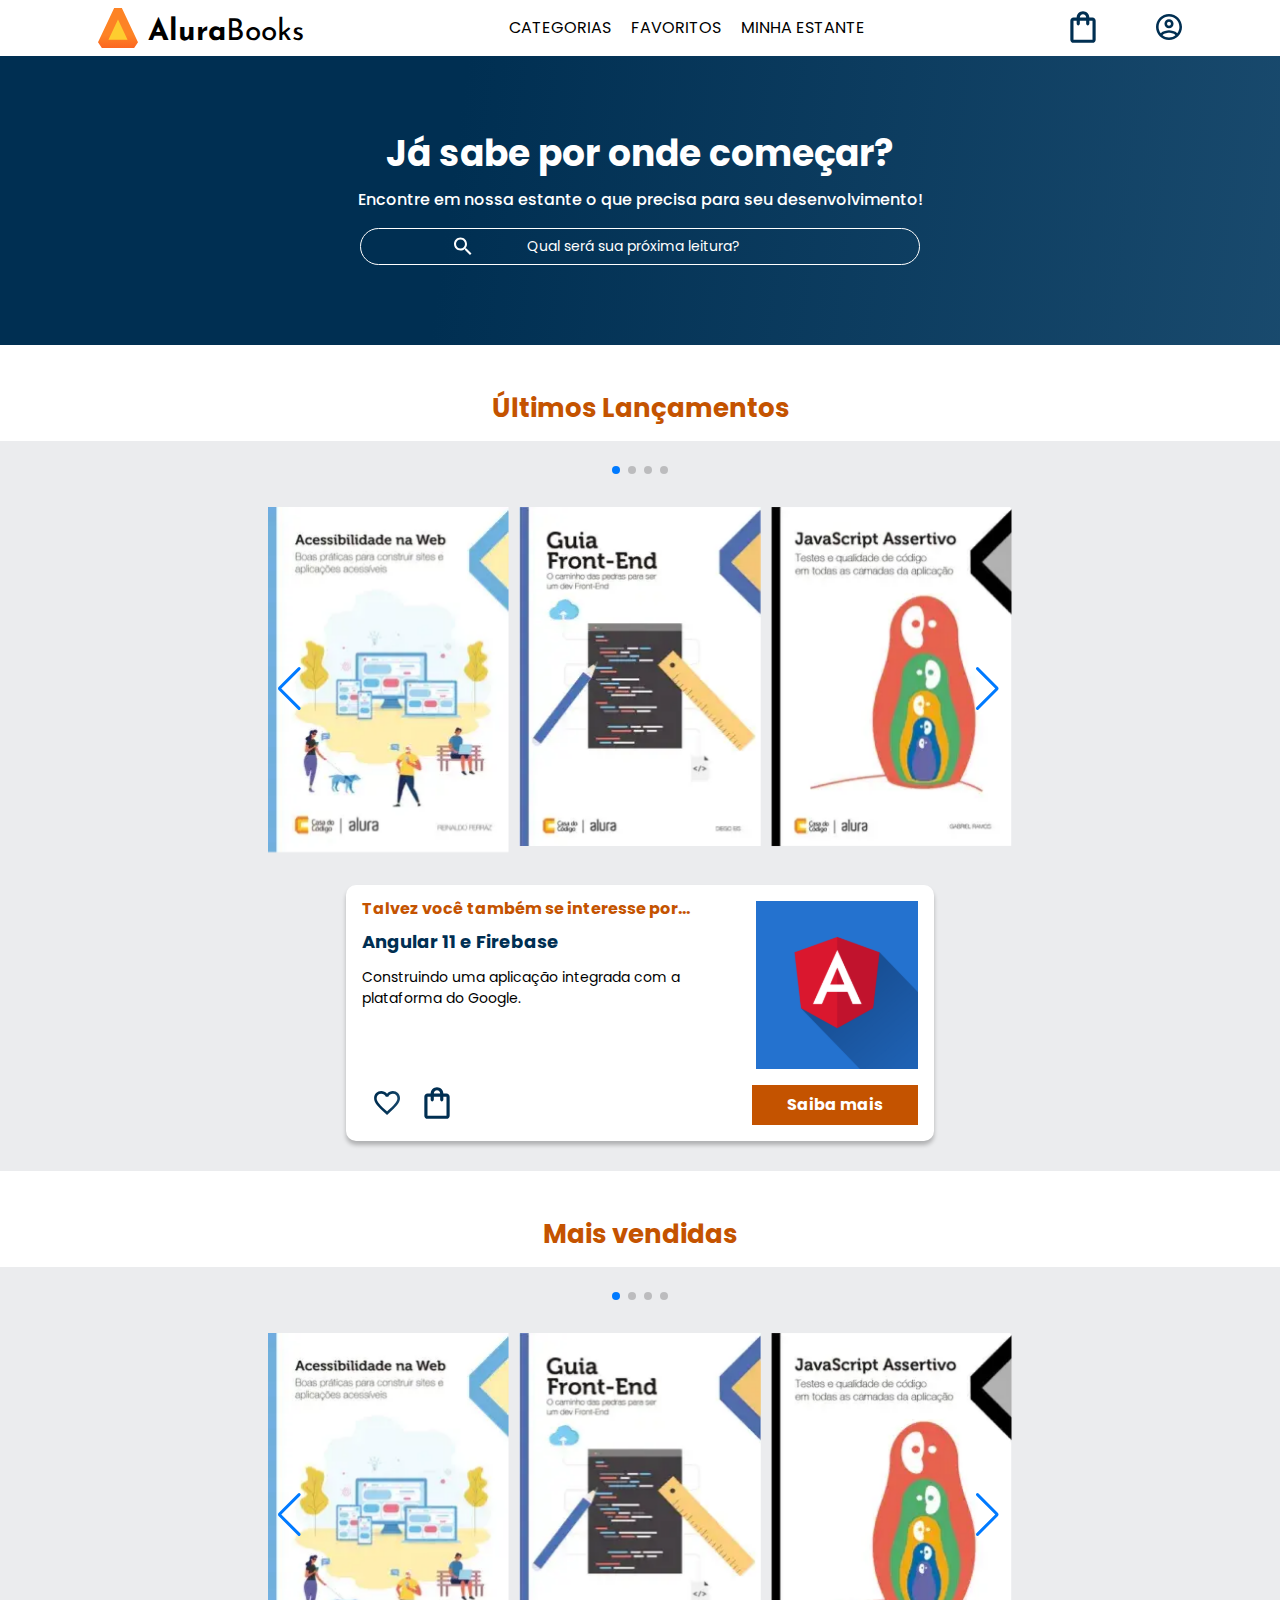
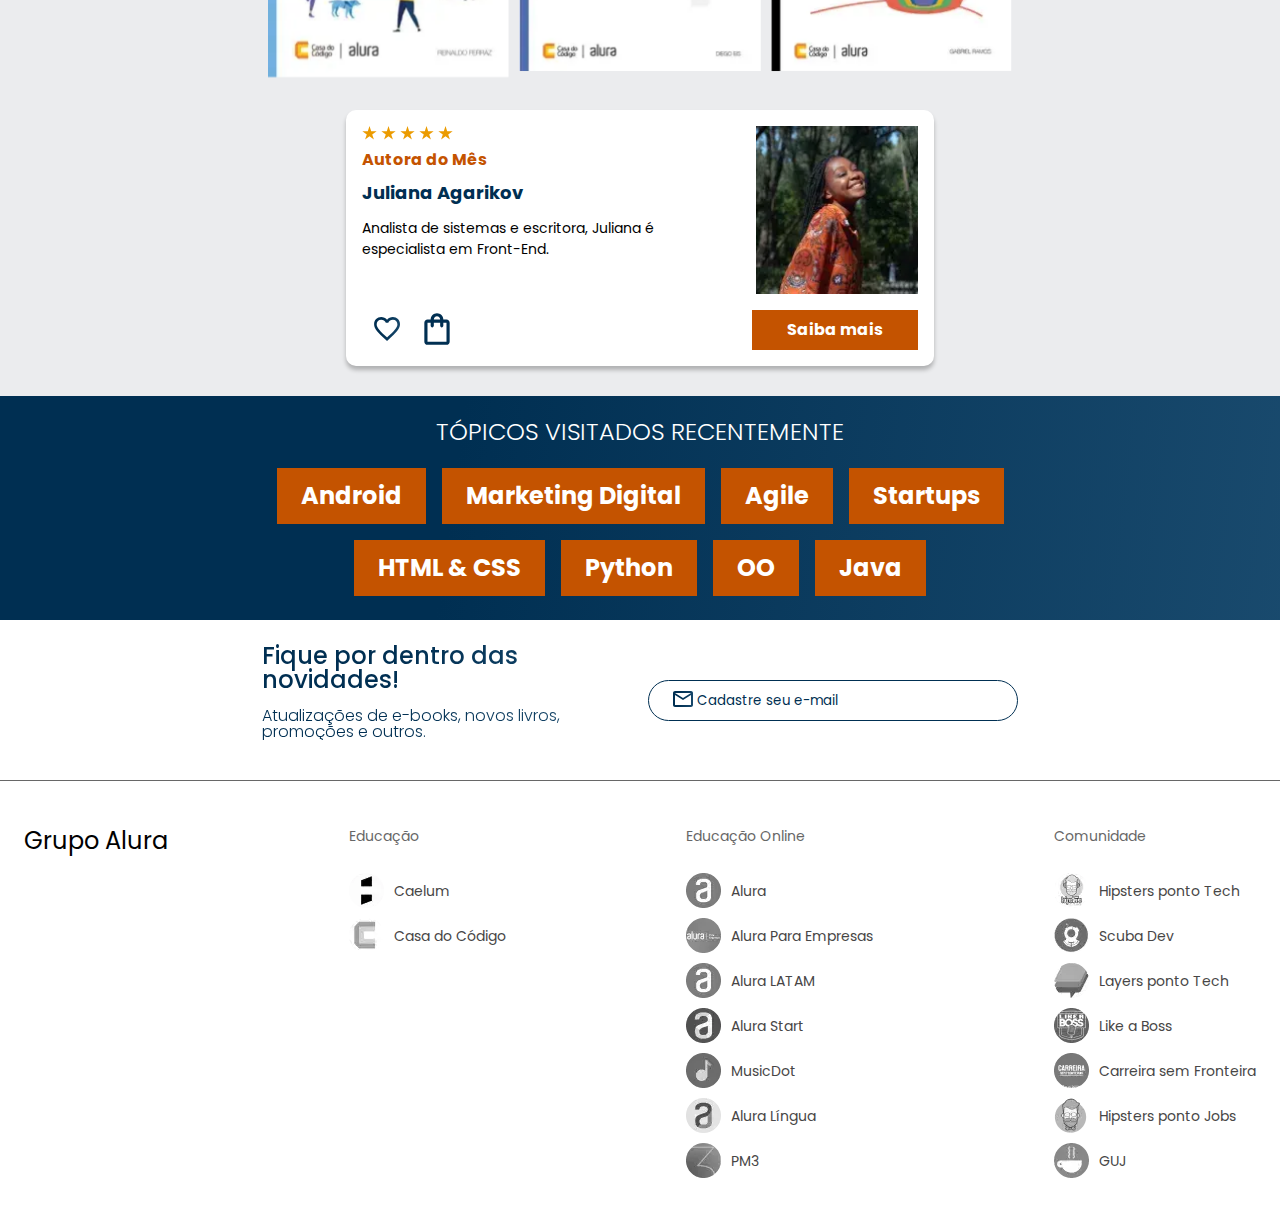
<file: alura-books-master/index.html>
<!DOCTYPE html>
<html lang="pt-br">

<head>
  <meta charset="UTF-8" />
  <meta http-equiv="X-UA-Compatible" content="IE=edge" />
  <meta name="viewport" content="width=device-width, initial-scale=1.0" />
  <meta name="msapplication-TileColor" content="#C45300">
  <meta name="theme-color" content="#C45300" />
  <meta name="description" content="Projeto final do  curso HTML e CSS responsividade com mobile-first.">

  <title>Alura Books</title>

  <link rel="icon" type="image/png" sizes="16x16" href="./assets/img/favicon.png">
  <link rel="apple-touch-icon" href="./assets/img/pwa/app_icon.png">
  <link rel="manifest" href="manifest.webmanifest">

  <link rel="preconnect" href="https://fonts.googleapis.com" />
  <link rel="preconnect" href="https://fonts.gstatic.com" crossorigin />
  <link rel="preconnect" href="https://fonts.googleapis.com" />
  <link rel="preconnect" href="https://fonts.gstatic.com" crossorigin />
  <link rel="stylesheet preload prefetch" as="style" href="https://fonts.googleapis.com/css2?family=Josefin+Sans:wght@400;700&family=Poppins:wght@300;400;500;700&display=swap" rel="stylesheet" type="text/css" 
  crossorigin="anonymous">
  <link rel="stylesheet" href="https://unpkg.com/swiper@8/swiper-bundle.min.css" />
  <link rel="stylesheet" href="./assets/css/reset.css" />
  <link rel="stylesheet" href="./assets/css/style.css" />
</head>

<body>
  <header class="cabecalho">
    <div class="container">
      <input type="checkbox" name="menu" id="menu" class="container_botao" />

      <label for="menu">
        <span class="cabecalho_hamburguer container_imagem cabecalho_imagem-transparent"></span>
      </label>

      <ul class="lista-menu">
        <li class="lista-menu_titulo">Categorias</li>
        <li class="lista-menu_item">
          <a class="lista-menu_link" href="#">Programação</a>
        </li>
        <li class="lista-menu_item">
          <a class="lista-menu_link" href="#">Front-End</a>
        </li>
        <li class="lista-menu_item">
          <a class="lista-menu_link" href="#">Infraestrutura</a>
        </li>
        <li class="lista-menu_item">
          <a class="lista-menu_link" href="#">Business</a>
        </li>
        <li class="lista-menu_item">
          <a class="lista-menu_link" href="#">Design & UX</a>
        </li>
      </ul>

      <img src="./assets/img/logo.svg" class="container_imagem" alt="Logo" width="40" height="40" />
      <h1 class="cabecalho_titulo">
        <span class="cabecalho_destaque">Alura</span>Books
      </h1>
    </div>

    <ul class="opcoes">

      <li class="opcoes_item opcoes_item-categorias">Categorias

      <ul class="lista-menu lista-menu-categorias">
        <li class="lista-menu_item">
          <a class="lista-menu_link" href="#">Programação</a>
        </li>
        <li class="lista-menu_item">
          <a class="lista-menu_link" href="#">Front-End</a>
        </li>
        <li class="lista-menu_item">
          <a class="lista-menu_link" href="#">Infraestrutura</a>
        </li>
        <li class="lista-menu_item">
          <a class="lista-menu_link" href="#">Business</a>
        </li>
        <li class="lista-menu_item">
          <a class="lista-menu_link" href="#">Design & UX</a>
        </li>
      </ul>
    </li>

      <li class="opcoes_item">
        <a class="opcoes_link" href="#">Favoritos</a>
      </li>
      <li class="opcoes_item">
        <a class="opcoes_link" href="#">Minha Estante</a>
      </li>
    </ul>

    <div class="container container_icones">
      <a href="#" class="cabecalho_icone-transparent">
        <img src="assets/img/icon_heart.svg" class="container_imagem" alt="Favoritos" width="26" height="32" />
      </a>
      <a href="#" class="container_link">
        <img src="assets/img/icon_bag.svg" class="container_imagem" alt="Sacola de compras" width="26" height="32" />
        <span class="container_texto">Minha sacola</span>
      </a>
      <a href="#" class="container_link">
        <img src="assets/img/icon_people.svg" class="container_imagem" alt="Perfil" width="26" height="32" />
        <span class="container_texto">Meu Perfil</span>
      </a>
    </div>
  </header>
  <main>
    <section class="banner">
      <h2 class="banner_titulo">Já sabe por onde começar?</h2>
      <p class="banner_texto">
        Encontre em nossa estante o que precisa para seu desenvolvimento!
      </p>
      <input class="banner_pesquisa" type="search" name="pesquisa" id="pesquisa"
        placeholder="Qual será sua próxima leitura?" />
    </section>

    <section class="carroussel">
      <h2 class="carroussel_titulo">Últimos Lançamentos</h2>

      <div class="carroussel_container">
        <div class="swiper">
          <div class="swiper-pagination"></div>
          <div class="swiper-wrapper">
            <div class="swiper-slide">
              <img src="./assets/img/livro_acessibilidade.webp" alt="Livro Acessibilidade" width="336" height="480" />
            </div>
            <div class="swiper-slide">
              <img src="./assets/img/livro_guia_front_end.webp" alt="Livro Guia Front-End" width="336" height="480" />
            </div>
            <div class="swiper-slide">
              <img src="./assets/img/livro_javascript.webp" alt="Livro Javascript" width="336" height="480" />
            </div>
            <div class="swiper-slide">
              <img src="./assets/img/livro_metricas_ageis.webp" alt="Livro Métricas Ágeis" width="336" height="480" />
            </div>
            <div class="swiper-slide">
              <img src="./assets/img/livro_nodejs.webp" alt="Livro Node.js" width="336" height="480" />
            </div>
            <div class="swiper-slide">
              <img src="./assets/img/livro_react_native.webp" alt="Livro React Native" width="336" height="480" />
            </div>
          </div>

          <div class="swiper-button-prev"></div>
          <div class="swiper-button-next"></div>
        </div>

        <div class="card">
          <div class="card_descricao">
            <div class="descricao">
              <span class="descricao_prefixo">Talvez você também se interesse por...</span>
              <h2 class="descricao_titulo">Angular 11 e Firebase</h2>
              <p class="descricao_texto">
                Construindo uma aplicação integrada com a plataforma do Google.
              </p>
            </div>
            <img src="./assets/img/angular.svg" alt="Angular 11 e Firebase" width="162" height="168" />
          </div>
          <div class="card_botoes">
            <ul class="botoes">
              <li class="botoes_item">
                <img src="./assets/img/icon_heart.svg" alt="Favoritar livro" width="26" height="32" />
              </li>
              <li class="botoes_item">
                <img src="./assets/img/icon_bag.svg" alt="Adicionar ao carinho de compras" width="26" height="32" />
              </li>
            </ul>

            <a class="botoes_ancora" href="#">Saiba mais</a>
          </div>
        </div>
      </div>
    </section>

    <section class="carroussel">
      <h2 class="carroussel_titulo">Mais vendidas</h2>

      <div class="carroussel_container">
        <div class="swiper">
          <div class="swiper-pagination"></div>
          <div class="swiper-wrapper">
            <div class="swiper-slide">
              <img src="./assets/img/livro_acessibilidade.webp" alt="Livro Acessibilidade" width="336" height="480" />
            </div>
            <div class="swiper-slide">
              <img src="./assets/img/livro_guia_front_end.webp" alt="Livro Guia Front-End" width="336" height="480" />
            </div>
            <div class="swiper-slide">
              <img src="./assets/img/livro_javascript.webp" alt="Livro Javascript" width="336" height="480" />
            </div>
            <div class="swiper-slide">
              <img src="./assets/img/livro_metricas_ageis.webp" alt="Livro Métricas Ágeis" width="336" height="480" />
            </div>
            <div class="swiper-slide">
              <img src="./assets/img/livro_nodejs.webp" alt="Livro Node.js" width="336" height="480" />
            </div>
            <div class="swiper-slide">
              <img src="./assets/img/livro_react_native.webp" alt="Livro React Native" width="336" height="480" />
            </div>
          </div>

          <div class="swiper-button-prev"></div>
          <div class="swiper-button-next"></div>
        </div>

        <div class="card">
          <div class="card_descricao">
            <div class="descricao">
              <img class="descricao_estrelas" src="./assets/img/estrelinhas.svg" alt="5 estrelinhas" width="91" height="15" />
              <span class="descricao_prefixo">Autora do Mês</span>
              <h2 class="descricao_titulo">Juliana Agarikov</h2>
              <p class="descricao_texto">
                Analista de sistemas e escritora, Juliana é especialista em
                Front-End.
              </p>
            </div>
            <img src="./assets/img/perfil_escritora_1.webp" alt="Juliana Agarikov" width="162" height="168" />
          </div>
          <div class="card_botoes">
            <ul class="botoes">
              <li class="botoes_item">
                <img src="./assets/img/icon_heart.svg" alt="Favoritar livro" width="26" height="32" />
              </li>
              <li class="botoes_item">
                <img src="./assets/img/icon_bag.svg" alt="Adicionar ao carinho de compras" width="26" height="32" />
              </li>
            </ul>

            <a class="botoes_ancora" href="#">Saiba mais</a>
          </div>
        </div>
      </div>
    </section>

    <section class="topicos">
      <h2 class="topicos_titulo">Tópicos Visitados recentemente</h2>

      <ul class="topicos_lista">
        <li class="topicos_item">
          <a href="#" class="topicos_link">Android</a>
        </li>
        <li class="topicos_item">
          <a href="#" class="topicos_link">Marketing Digital</a>
        </li>
        <li class="topicos_item">
          <a href="#" class="topicos_link">Agile</a>
        </li>
        <li class="topicos_item">
          <a href="#" class="topicos_link">Startups</a>
        </li>
        <li class="topicos_item">
          <a href="#" class="topicos_link">HTML & CSS</a>
        </li>
        <li class="topicos_item">
          <a href="#" class="topicos_link">Python</a>
        </li>
        <li class="topicos_item"><a href="#" class="topicos_link">OO</a></li>
        <li class="topicos_item">
          <a href="#" class="topicos_link">Java</a>
        </li>
      </ul>
    </section>

    <section class="contato">
      <div class="contato_descricao">
        <h2 class="contato_titulo">Fique por dentro das novidades!</h2>
        <p class="contato_texto">
          Atualizações de e-books, novos livros, promoções e outros.
        </p>
      </div>
      <input class="contato_email" type="email" placeholder="Cadastre seu e-mail" />
    </section>
  </main>

  <footer class="rodape">
    <h2 class="rodape_titulo">Grupo Alura</h2>

    <ul class="lista-rodape">
      <li class="lista-rodape_titulo">Educação</li>
      <li class="lista-rodape_item">
        <img src="./assets/img/Caelum.webp" alt="Logo Caelum" width="35" height="35" /><a href="#" class="lista-rodape_link">Caelum</a>
      </li>
      <li class="lista-rodape_item">
        <img src="./assets/img/CasaDoCodigo.webp" alt="Logo Casa do Código" width="35" height="35" /><a href="#" class="lista-rodape_link">Casa
          do Código</a>
      </li>
    </ul>

    <ul class="lista-rodape">
      <li class="lista-rodape_titulo">Educação Online</li>
      <li class="lista-rodape_item">
        <img src="./assets/img/Alura.webp" alt="Logo Alura" width="35" height="35" /><a href="#" class="lista-rodape_link">Alura</a>
      </li>
      <li class="lista-rodape_item">
        <img src="./assets/img/AluraEmpresas.webp" alt="Logo Alura Empresas" width="35" height="35" /><a href="#"
          class="lista-rodape_link">Alura Para Empresas</a>
      </li>
      <li class="lista-rodape_item">
        <img src="./assets/img/AluraLATAM.webp" alt="Logo Alura LATAM" width="35" height="35" /><a href="#" class="lista-rodape_link">Alura
          LATAM</a>
      </li>
      <li class="lista-rodape_item">
        <img src="./assets/img/AluraStart.webp" alt="Logo Alura Start" width="35" height="35" /><a href="#" class="lista-rodape_link">Alura
          Start</a>
      </li>
      <li class="lista-rodape_item">
        <img src="./assets/img/MusicDot.webp" alt="Logo MusicDot" width="35" height="35" /><a href="#" class="lista-rodape_link">MusicDot</a>
      </li>
      <li class="lista-rodape_item">
        <img src="./assets/img/AluraLingua.webp" alt="Logo Alura Língua" width="35" height="35" /><a href="#" class="lista-rodape_link">Alura
          Língua</a>
      </li>
      <li class="lista-rodape_item">
        <img src="./assets/img/PM3.webp" alt="PM3" width="35" height="35" /><a href="#" class="lista-rodape_link">PM3</a>
      </li>
    </ul>

    <ul class="lista-rodape">
      <li class="lista-rodape_titulo">Comunidade</li>
      <li class="lista-rodape_item">
        <img src="./assets/img/HipstersTech.webp" alt="Logo Hipsters ponto Tech" width="35" height="35" /><a href="#"
          class="lista-rodape_link">Hipsters ponto Tech</a>
      </li>
      <li class="lista-rodape_item">
        <img src="./assets/img/ScubaDev.webp" alt="Logo Scuba Dev" width="35" height="35" /><a href="#" class="lista-rodape_link">Scuba Dev</a>
      </li>
      <li class="lista-rodape_item">
        <img src="./assets/img/LayersTech.webp" alt="Logo Layers ponto Tech" width="35" height="35" /><a href="#"
          class="lista-rodape_link">Layers ponto Tech</a>
      </li>
      <li class="lista-rodape_item">
        <img src="./assets/img/LikeABoss.webp" alt="Logo Like a Boss" width="35" height="35" /><a href="#" class="lista-rodape_link">Like a
          Boss</a>
      </li>
      <li class="lista-rodape_item">
        <img src="./assets/img/CarreiraSemFronteira.webp" alt="Logo Carreira sem Fronteira" width="35" height="35" /><a href="#"
          class="lista-rodape_link">Carreira sem Fronteira</a>
      </li>
      <li class="lista-rodape_item">
        <img src="./assets/img/HipstersJobs.webp" alt="Logo Hipsters ponto Jobs" width="35" height="35" /><a href="#"
          class="lista-rodape_link">Hipsters ponto Jobs</a>
      </li>
      <li class="lista-rodape_item">
        <img src="./assets/img/GUJ.webp" alt="Logo GUJ" width="35" height="35" /><a href="#" class="lista-rodape_link">GUJ</a>
      </li>
    </ul>
  </footer>

  <script src="https://unpkg.com/swiper@8/swiper-bundle.min.js"></script>
  <script>
    const swiper = new Swiper(".swiper", {
      slidesPerView: 3,
      spaceBetween: 10,
      pagination: {
        el: ".swiper-pagination",
        type: "bullets",
      },
    });
  </script>

  <script src="./assets/js/index.min.js"></script>

</body>
</html>
</file>
<file: alura-books-master/assets/css/style.css>
@import url(header.css);
@import url(banner.css);
@import url(carroussel.css);
@import url(topicos.css);
@import url(contato.css);
@import url(rodape.css);

:root {
  --cor-de-fundo: #EBECEE;
  --branco: #FFFFFF;
  --preto: #000000;
  --laranja: #C45300;
  --azul: #002F52;
  --cinza: #474646;
  --cinza-claro: #676767;
  --azul-degrade: linear-gradient(97.54deg, #002F52 35.49%, #326589 165.37%);
  --fonte-principal: "Poppins";
  
  font-size: 62.5%;
}

body {
  background-color: var(--cor-de-fundo);
  font-family: var(--fonte-principal);
  font-size: 1.6rem;
  font-weight: 400;
}
</file>
